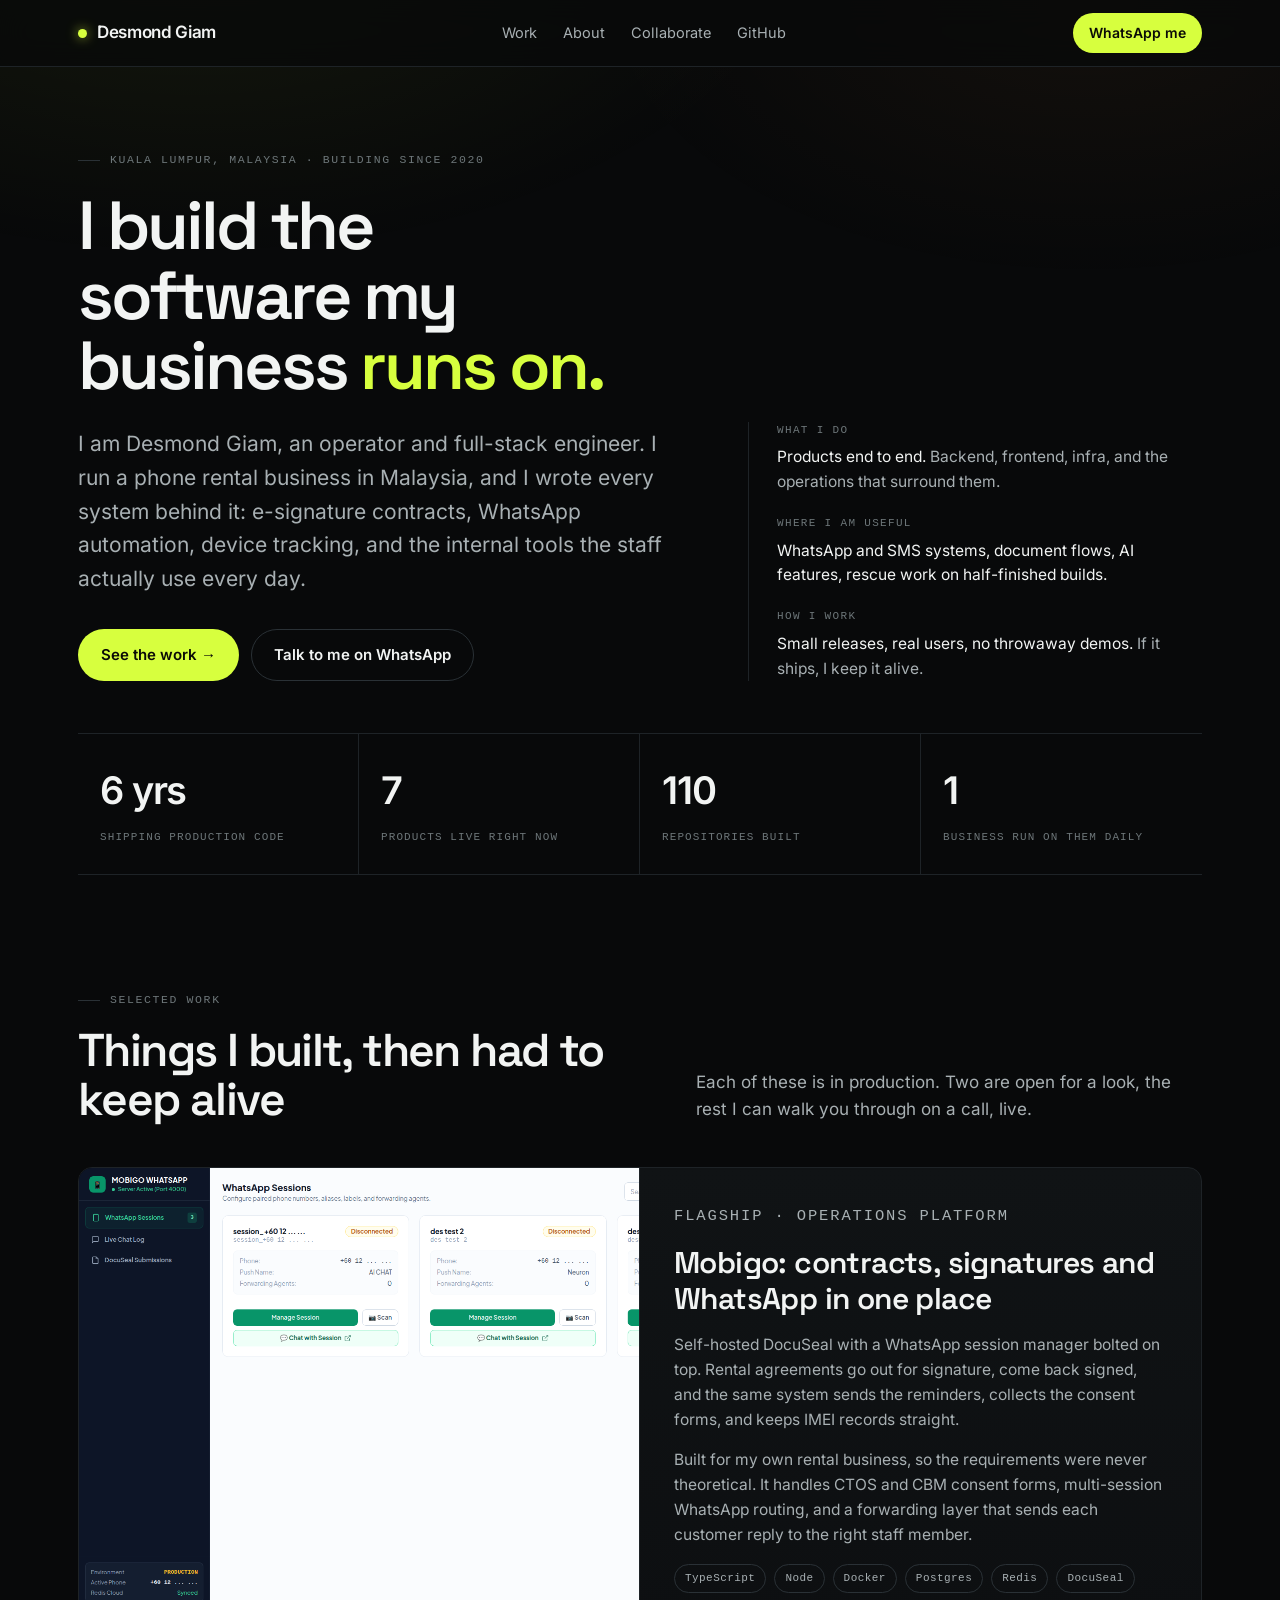
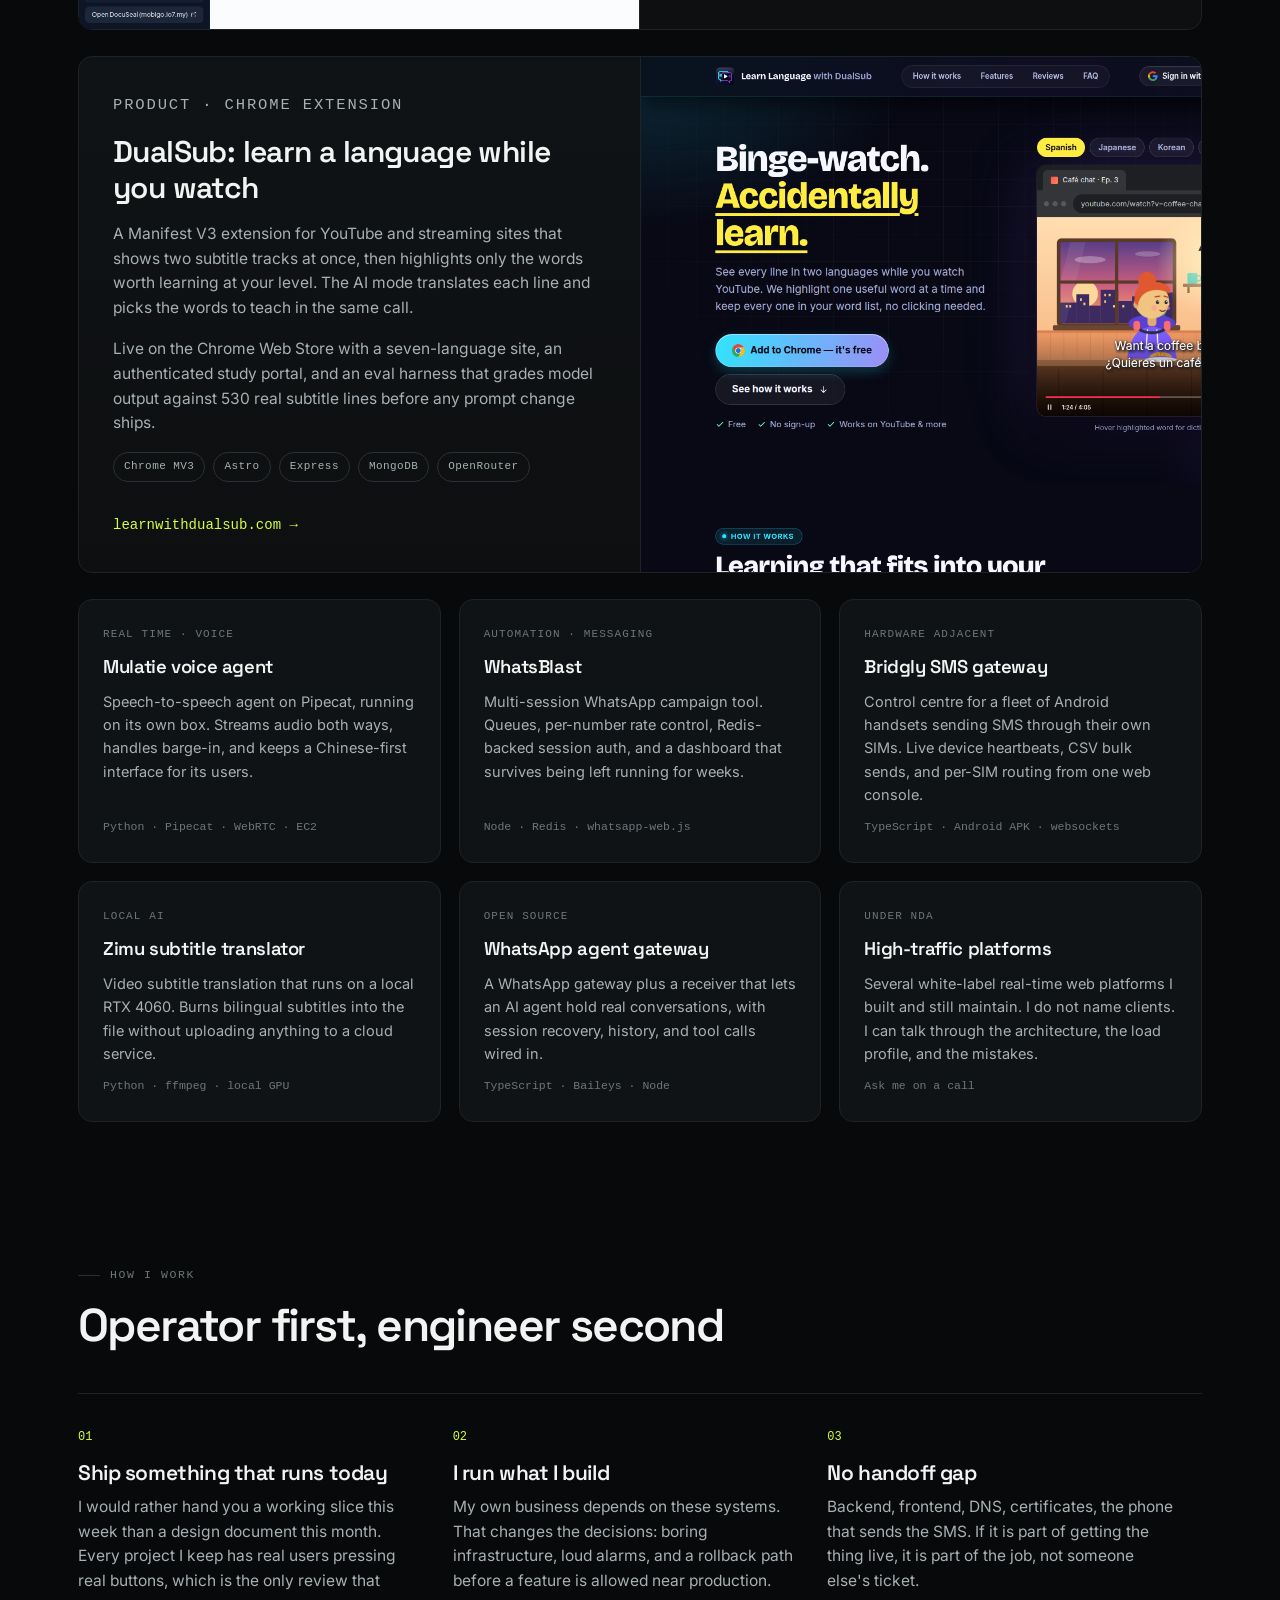
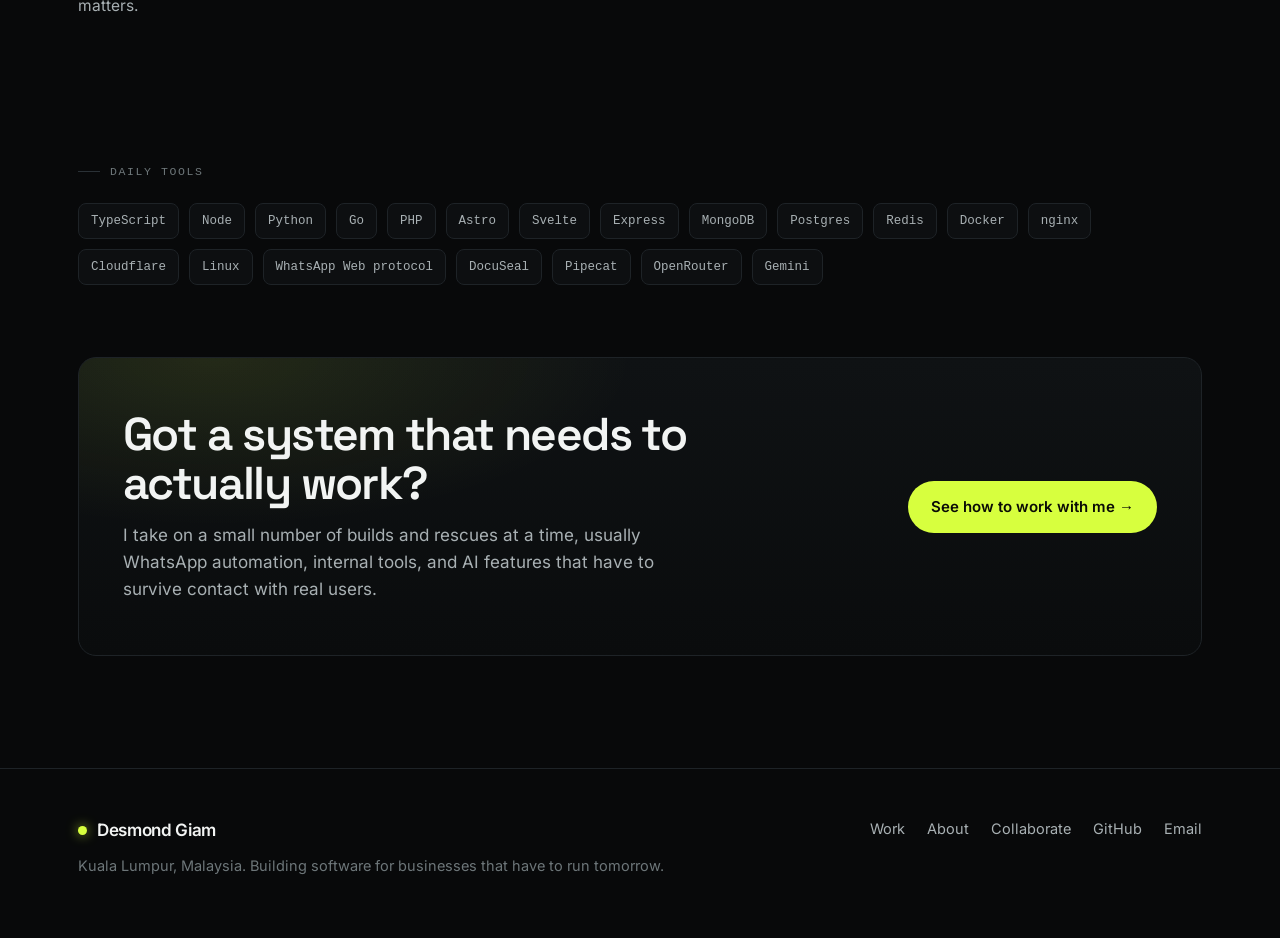
<file: index.html>
<!doctype html>
<html lang="en">
<head>
<meta charset="utf-8" />
<meta name="viewport" content="width=device-width, initial-scale=1" />
<title>Desmond Giam — I build the software my business runs on</title>
<meta name="description" content="Desmond Giam, operator and full-stack engineer in Malaysia. E-signature platforms, WhatsApp automation, voice agents, browser extensions. Built, shipped, and run in production." />
<link rel="canonical" href="https://desmond.neuron.my/" />
<meta property="og:title" content="Desmond Giam — operator and full-stack engineer" />
<meta property="og:description" content="I build the software my business runs on. E-signature, WhatsApp automation, voice agents, extensions." />
<meta property="og:type" content="website" />
<meta property="og:url" content="https://desmond.neuron.my/" />
<link rel="icon" href="data:image/svg+xml,<svg xmlns='http://www.w3.org/2000/svg' viewBox='0 0 32 32'><rect width='32' height='32' rx='7' fill='%23d7ff3e'/><text x='16' y='23' font-size='19' font-family='monospace' font-weight='bold' text-anchor='middle' fill='%23090a06'>D</text></svg>" />
<link rel="stylesheet" href="/assets/fonts.css" />
<link rel="stylesheet" href="/assets/site.css" />
<script>document.documentElement.classList.add('js')</script>
</head>
<body>

<header class="nav">
  <div class="wrap nav-in">
    <a class="brand" href="/"><span class="dot"></span> Desmond Giam</a>
    <nav class="nav-links">
      <a href="/work.html">Work</a>
      <a href="/about.html">About</a>
      <a href="/collab.html">Collaborate</a>
      <a href="https://github.com/abbyabby3366" target="_blank" rel="noopener">GitHub</a>
    </nav>
    <a class="nav-cta" href="https://wa.me/60122273341" target="_blank" rel="noopener">WhatsApp me</a>
  </div>
</header>

<main>
  <section class="hero">
    <div class="wrap">
      <div class="hero-grid">
        <div>
          <p class="eyebrow">Kuala Lumpur, Malaysia · building since 2020</p>
          <h1>I build the software my business <span class="acid">runs on.</span></h1>
          <p class="lede">I am Desmond Giam, an operator and full-stack engineer. I run a phone rental business in Malaysia, and I wrote every system behind it: e-signature contracts, WhatsApp automation, device tracking, and the internal tools the staff actually use every day.</p>
          <div class="cta-row">
            <a class="btn btn-primary" href="/work.html">See the work &rarr;</a>
            <a class="btn" href="https://wa.me/60122273341" target="_blank" rel="noopener">Talk to me on WhatsApp</a>
          </div>
        </div>
        <aside class="hero-side">
          <dl>
            <div>
              <dt>What I do</dt>
              <dd>Products end to end. <span>Backend, frontend, infra, and the operations that surround them.</span></dd>
            </div>
            <div>
              <dt>Where I am useful</dt>
              <dd>WhatsApp and SMS systems, document flows, AI features, rescue work on half-finished builds.</dd>
            </div>
            <div>
              <dt>How I work</dt>
              <dd>Small releases, real users, no throwaway demos. <span>If it ships, I keep it alive.</span></dd>
            </div>
          </dl>
        </aside>
      </div>

      <div class="stats">
        <div class="stats-in">
          <div class="stat"><b>6 yrs</b><span>shipping production code</span></div>
          <div class="stat"><b>7</b><span>products live right now</span></div>
          <div class="stat"><b>110</b><span>repositories built</span></div>
          <div class="stat"><b>1</b><span>business run on them daily</span></div>
        </div>
      </div>
    </div>
  </section>

  <section>
    <div class="wrap">
      <div class="sec-head">
        <div>
          <p class="eyebrow">Selected work</p>
          <h2 style="margin-top:16px">Things I built, then had to keep alive</h2>
        </div>
        <p class="muted">Each of these is in production. Two are open for a look, the rest I can walk you through on a call, live.</p>
      </div>

      <article class="case reveal">
        <div class="case-body">
          <p class="case-tag">Flagship · operations platform</p>
          <h3>Mobigo: contracts, signatures and WhatsApp in one place</h3>
          <p>Self-hosted DocuSeal with a WhatsApp session manager bolted on top. Rental agreements go out for signature, come back signed, and the same system sends the reminders, collects the consent forms, and keeps IMEI records straight.</p>
          <p>Built for my own rental business, so the requirements were never theoretical. It handles CTOS and CBM consent forms, multi-session WhatsApp routing, and a forwarding layer that sends each customer reply to the right staff member.</p>
          <div class="chips">
            <span class="chip">TypeScript</span><span class="chip">Node</span><span class="chip">Docker</span>
            <span class="chip">Postgres</span><span class="chip">Redis</span><span class="chip">DocuSeal</span>
          </div>
        </div>
        <div class="case-media">
          <div class="shot"><img src="/assets/shots/mobigo-wa.png" alt="Mobigo WhatsApp session manager, showing paired sessions and forwarding agents" loading="lazy" /></div>
        </div>
      </article>

      <article class="case reveal">
        <div class="case-body">
          <p class="case-tag">Product · Chrome extension</p>
          <h3>DualSub: learn a language while you watch</h3>
          <p>A Manifest V3 extension for YouTube and streaming sites that shows two subtitle tracks at once, then highlights only the words worth learning at your level. The AI mode translates each line and picks the words to teach in the same call.</p>
          <p>Live on the Chrome Web Store with a seven-language site, an authenticated study portal, and an eval harness that grades model output against 530 real subtitle lines before any prompt change ships.</p>
          <div class="chips">
            <span class="chip">Chrome MV3</span><span class="chip">Astro</span><span class="chip">Express</span>
            <span class="chip">MongoDB</span><span class="chip">OpenRouter</span>
          </div>
          <a class="work-link" href="https://learnwithdualsub.com" target="_blank" rel="noopener">learnwithdualsub.com &rarr;</a>
        </div>
        <div class="case-media">
          <div class="shot"><img src="/assets/shots/dualsub.png" alt="DualSub landing page with dual subtitle demo" loading="lazy" /></div>
        </div>
      </article>

      <div class="cards">
        <div class="card reveal">
          <p class="k">Real time · voice</p>
          <h3>Mulatie voice agent</h3>
          <p>Speech-to-speech agent on Pipecat, running on its own box. Streams audio both ways, handles barge-in, and keeps a Chinese-first interface for its users.</p>
          <p class="foot">Python · Pipecat · WebRTC · EC2</p>
        </div>
        <div class="card reveal">
          <p class="k">Automation · messaging</p>
          <h3>WhatsBlast</h3>
          <p>Multi-session WhatsApp campaign tool. Queues, per-number rate control, Redis-backed session auth, and a dashboard that survives being left running for weeks.</p>
          <p class="foot">Node · Redis · whatsapp-web.js</p>
        </div>
        <div class="card reveal">
          <p class="k">Hardware adjacent</p>
          <h3>Bridgly SMS gateway</h3>
          <p>Control centre for a fleet of Android handsets sending SMS through their own SIMs. Live device heartbeats, CSV bulk sends, and per-SIM routing from one web console.</p>
          <p class="foot">TypeScript · Android APK · websockets</p>
        </div>
        <div class="card reveal">
          <p class="k">Local AI</p>
          <h3>Zimu subtitle translator</h3>
          <p>Video subtitle translation that runs on a local RTX 4060. Burns bilingual subtitles into the file without uploading anything to a cloud service.</p>
          <p class="foot">Python · ffmpeg · local GPU</p>
        </div>
        <div class="card reveal">
          <p class="k">Open source</p>
          <h3>WhatsApp agent gateway</h3>
          <p>A WhatsApp gateway plus a receiver that lets an AI agent hold real conversations, with session recovery, history, and tool calls wired in.</p>
          <p class="foot">TypeScript · Baileys · Node</p>
        </div>
        <div class="card reveal">
          <p class="k">Under NDA</p>
          <h3>High-traffic platforms</h3>
          <p>Several white-label real-time web platforms I built and still maintain. I do not name clients. I can talk through the architecture, the load profile, and the mistakes.</p>
          <p class="foot">Ask me on a call</p>
        </div>
      </div>
    </div>
  </section>

  <section>
    <div class="wrap">
      <div class="sec-head">
        <div>
          <p class="eyebrow">How I work</p>
          <h2 style="margin-top:16px">Operator first, engineer second</h2>
        </div>
      </div>
      <div class="approach">
        <div class="reveal">
          <p class="n">01</p>
          <h3>Ship something that runs today</h3>
          <p>I would rather hand you a working slice this week than a design document this month. Every project I keep has real users pressing real buttons, which is the only review that matters.</p>
        </div>
        <div class="reveal">
          <p class="n">02</p>
          <h3>I run what I build</h3>
          <p>My own business depends on these systems. That changes the decisions: boring infrastructure, loud alarms, and a rollback path before a feature is allowed near production.</p>
        </div>
        <div class="reveal">
          <p class="n">03</p>
          <h3>No handoff gap</h3>
          <p>Backend, frontend, DNS, certificates, the phone that sends the SMS. If it is part of getting the thing live, it is part of the job, not someone else's ticket.</p>
        </div>
      </div>
    </div>
  </section>

  <section>
    <div class="wrap">
      <p class="eyebrow">Daily tools</p>
      <div class="stack" style="margin-top:22px">
        <span>TypeScript</span><span>Node</span><span>Python</span><span>Go</span><span>PHP</span>
        <span>Astro</span><span>Svelte</span><span>Express</span><span>MongoDB</span><span>Postgres</span>
        <span>Redis</span><span>Docker</span><span>nginx</span><span>Cloudflare</span><span>Linux</span>
        <span>WhatsApp Web protocol</span><span>DocuSeal</span><span>Pipecat</span><span>OpenRouter</span><span>Gemini</span>
      </div>
    </div>
  </section>

  <section style="padding-top:0">
    <div class="wrap">
      <div class="band reveal">
        <div>
          <h2>Got a system that needs to actually work?</h2>
          <p class="muted" style="margin-top:14px;max-width:52ch">I take on a small number of builds and rescues at a time, usually WhatsApp automation, internal tools, and AI features that have to survive contact with real users.</p>
        </div>
        <a class="btn btn-primary" href="/collab.html">See how to work with me &rarr;</a>
      </div>
    </div>
  </section>
</main>

<footer>
  <div class="wrap foot-in">
    <div>
      <a class="brand" href="/" style="margin-bottom:10px"><span class="dot"></span> Desmond Giam</a>
      <p class="small">Kuala Lumpur, Malaysia. Building software for businesses that have to run tomorrow.</p>
    </div>
    <div class="foot-links">
      <a href="/work.html">Work</a>
      <a href="/about.html">About</a>
      <a href="/collab.html">Collaborate</a>
      <a href="https://github.com/abbyabby3366" target="_blank" rel="noopener">GitHub</a>
      <a href="mailto:desmondgiam02@gmail.com">Email</a>
    </div>
  </div>
</footer>

</body>
</html>
</file>
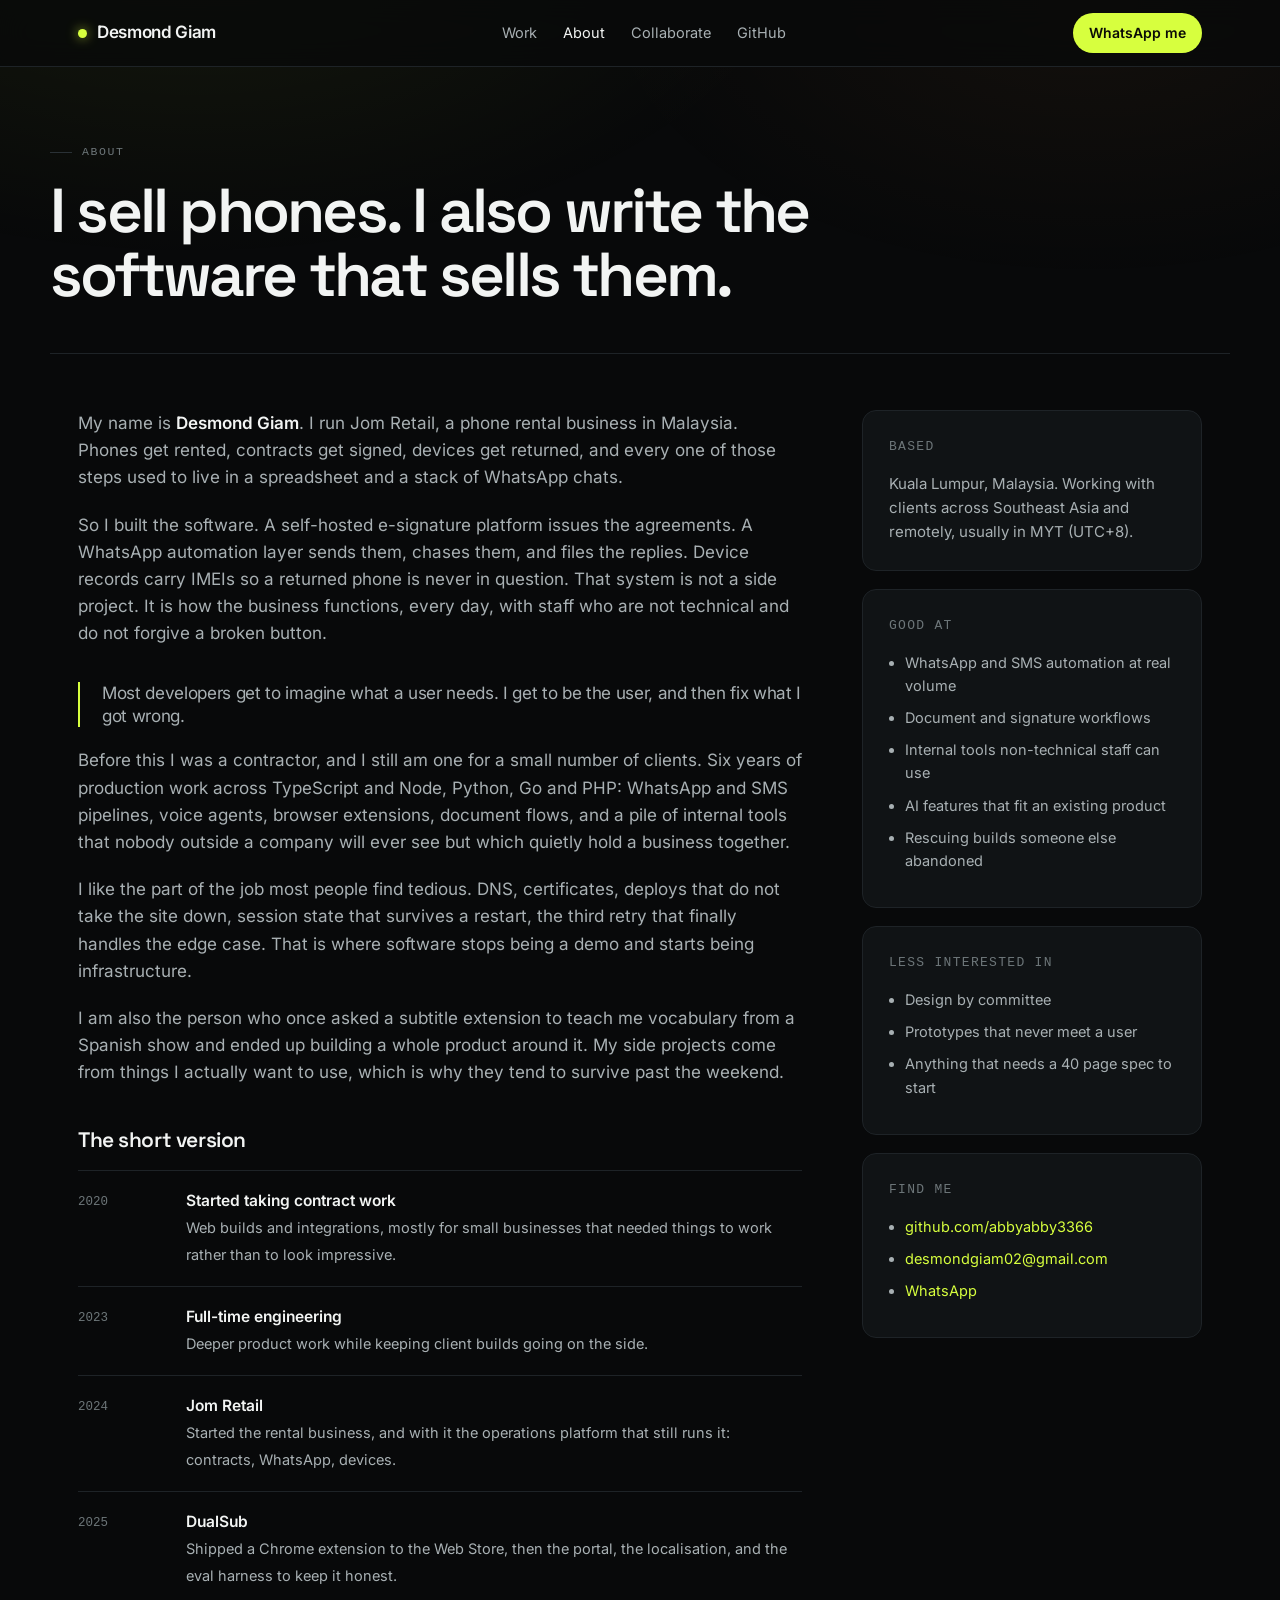
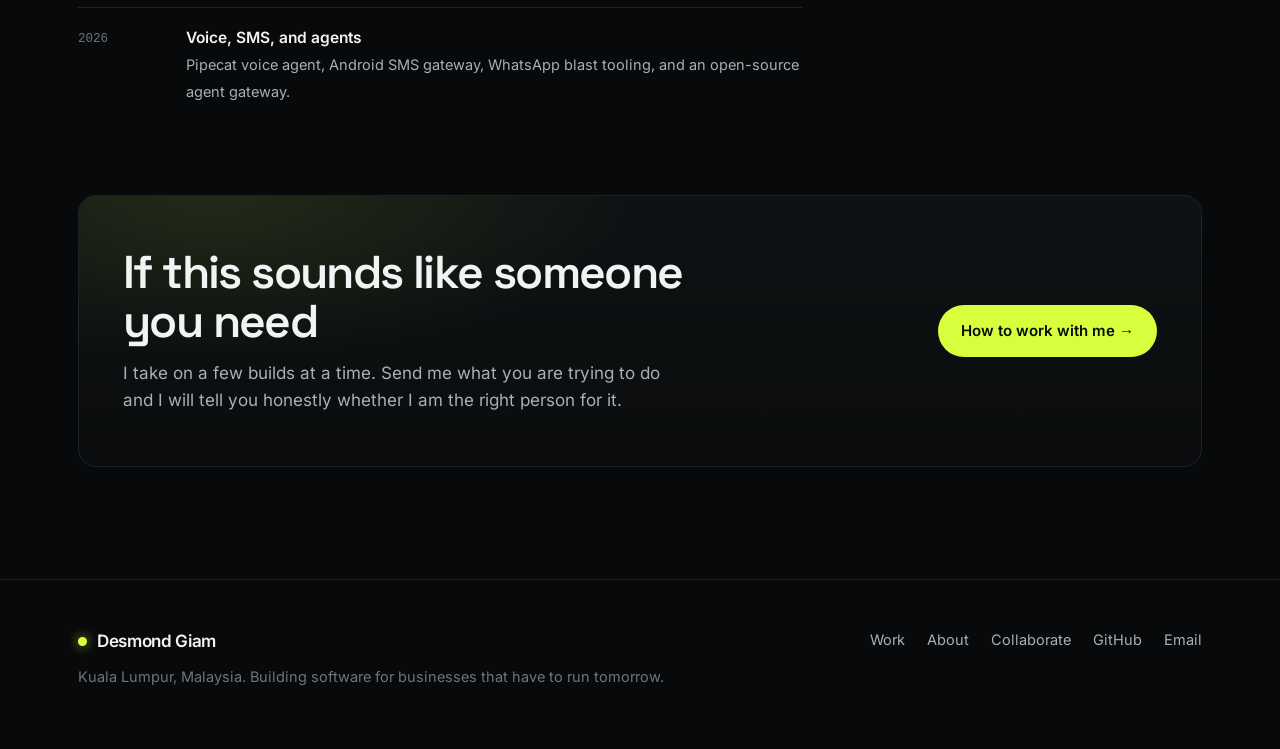
<file: about.html>
<!doctype html>
<html lang="en">
<head>
<meta charset="utf-8" />
<meta name="viewport" content="width=device-width, initial-scale=1" />
<title>About — Desmond Giam</title>
<meta name="description" content="Operator and engineer in Kuala Lumpur. Six years shipping production software, most of it for a business I run myself." />
<link rel="canonical" href="https://desmond.neuron.my/about.html" />
<link rel="icon" href="data:image/svg+xml,<svg xmlns='http://www.w3.org/2000/svg' viewBox='0 0 32 32'><rect width='32' height='32' rx='7' fill='%23d7ff3e'/><text x='16' y='23' font-size='19' font-family='monospace' font-weight='bold' text-anchor='middle' fill='%23090a06'>D</text></svg>" />
<link rel="stylesheet" href="/assets/fonts.css" />
<link rel="stylesheet" href="/assets/site.css" />
<script>document.documentElement.classList.add('js')</script>
</head>
<body>

<header class="nav">
  <div class="wrap nav-in">
    <a class="brand" href="/"><span class="dot"></span> Desmond Giam</a>
    <nav class="nav-links">
      <a href="/work.html">Work</a>
      <a href="/about.html" style="color:var(--ink)">About</a>
      <a href="/collab.html">Collaborate</a>
      <a href="https://github.com/abbyabby3366" target="_blank" rel="noopener">GitHub</a>
    </nav>
    <a class="nav-cta" href="https://wa.me/60122273341" target="_blank" rel="noopener">WhatsApp me</a>
  </div>
</header>

<main>
  <div class="wrap page-head">
    <p class="eyebrow">About</p>
    <h1>I sell phones. I also write the software that sells them.</h1>
  </div>

  <section style="padding-top:56px">
    <div class="wrap about-grid">
      <div class="prose">
        <p>My name is <strong>Desmond Giam</strong>. I run Jom Retail, a phone rental business in Malaysia. Phones get rented, contracts get signed, devices get returned, and every one of those steps used to live in a spreadsheet and a stack of WhatsApp chats.</p>

        <p>So I built the software. A self-hosted e-signature platform issues the agreements. A WhatsApp automation layer sends them, chases them, and files the replies. Device records carry IMEIs so a returned phone is never in question. That system is not a side project. It is how the business functions, every day, with staff who are not technical and do not forgive a broken button.</p>

        <p class="pull">Most developers get to imagine what a user needs. I get to be the user, and then fix what I got wrong.</p>

        <p>Before this I was a contractor, and I still am one for a small number of clients. Six years of production work across TypeScript and Node, Python, Go and PHP: WhatsApp and SMS pipelines, voice agents, browser extensions, document flows, and a pile of internal tools that nobody outside a company will ever see but which quietly hold a business together.</p>

        <p>I like the part of the job most people find tedious. DNS, certificates, deploys that do not take the site down, session state that survives a restart, the third retry that finally handles the edge case. That is where software stops being a demo and starts being infrastructure.</p>

        <p>I am also the person who once asked a subtitle extension to teach me vocabulary from a Spanish show and ended up building a whole product around it. My side projects come from things I actually want to use, which is why they tend to survive past the weekend.</p>

        <h3 style="margin:40px 0 18px">The short version</h3>
        <div class="timeline">
          <div class="tl-item"><span class="y">2020</span><div><b>Started taking contract work</b><span>Web builds and integrations, mostly for small businesses that needed things to work rather than to look impressive.</span></div></div>
          <div class="tl-item"><span class="y">2023</span><div><b>Full-time engineering</b><span>Deeper product work while keeping client builds going on the side.</span></div></div>
          <div class="tl-item"><span class="y">2024</span><div><b>Jom Retail</b><span>Started the rental business, and with it the operations platform that still runs it: contracts, WhatsApp, devices.</span></div></div>
          <div class="tl-item"><span class="y">2025</span><div><b>DualSub</b><span>Shipped a Chrome extension to the Web Store, then the portal, the localisation, and the eval harness to keep it honest.</span></div></div>
          <div class="tl-item"><span class="y">2026</span><div><b>Voice, SMS, and agents</b><span>Pipecat voice agent, Android SMS gateway, WhatsApp blast tooling, and an open-source agent gateway.</span></div></div>
        </div>
      </div>

      <aside>
        <div class="aside-box" style="margin-bottom:18px">
          <h4>Based</h4>
          <p class="muted" style="font-size:15px">Kuala Lumpur, Malaysia. Working with clients across Southeast Asia and remotely, usually in MYT (UTC+8).</p>
        </div>
        <div class="aside-box" style="margin-bottom:18px">
          <h4>Good at</h4>
          <ul>
            <li>WhatsApp and SMS automation at real volume</li>
            <li>Document and signature workflows</li>
            <li>Internal tools non-technical staff can use</li>
            <li>AI features that fit an existing product</li>
            <li>Rescuing builds someone else abandoned</li>
          </ul>
        </div>
        <div class="aside-box" style="margin-bottom:18px">
          <h4>Less interested in</h4>
          <ul>
            <li>Design by committee</li>
            <li>Prototypes that never meet a user</li>
            <li>Anything that needs a 40 page spec to start</li>
          </ul>
        </div>
        <div class="aside-box">
          <h4>Find me</h4>
          <ul>
            <li><a href="https://github.com/abbyabby3366" target="_blank" rel="noopener" class="acid">github.com/abbyabby3366</a></li>
            <li><a href="mailto:desmondgiam02@gmail.com" class="acid">desmondgiam02@gmail.com</a></li>
            <li><a href="https://wa.me/60122273341" target="_blank" rel="noopener" class="acid">WhatsApp</a></li>
          </ul>
        </div>
      </aside>
    </div>
  </section>

  <section style="padding-top:0">
    <div class="wrap">
      <div class="band reveal">
        <div>
          <h2>If this sounds like someone you need</h2>
          <p class="muted" style="margin-top:14px;max-width:50ch">I take on a few builds at a time. Send me what you are trying to do and I will tell you honestly whether I am the right person for it.</p>
        </div>
        <a class="btn btn-primary" href="/collab.html">How to work with me &rarr;</a>
      </div>
    </div>
  </section>
</main>

<footer>
  <div class="wrap foot-in">
    <div>
      <a class="brand" href="/" style="margin-bottom:10px"><span class="dot"></span> Desmond Giam</a>
      <p class="small">Kuala Lumpur, Malaysia. Building software for businesses that have to run tomorrow.</p>
    </div>
    <div class="foot-links">
      <a href="/work.html">Work</a>
      <a href="/about.html">About</a>
      <a href="/collab.html">Collaborate</a>
      <a href="https://github.com/abbyabby3366" target="_blank" rel="noopener">GitHub</a>
      <a href="mailto:desmondgiam02@gmail.com">Email</a>
    </div>
  </div>
</footer>

</body>
</html>
</file>
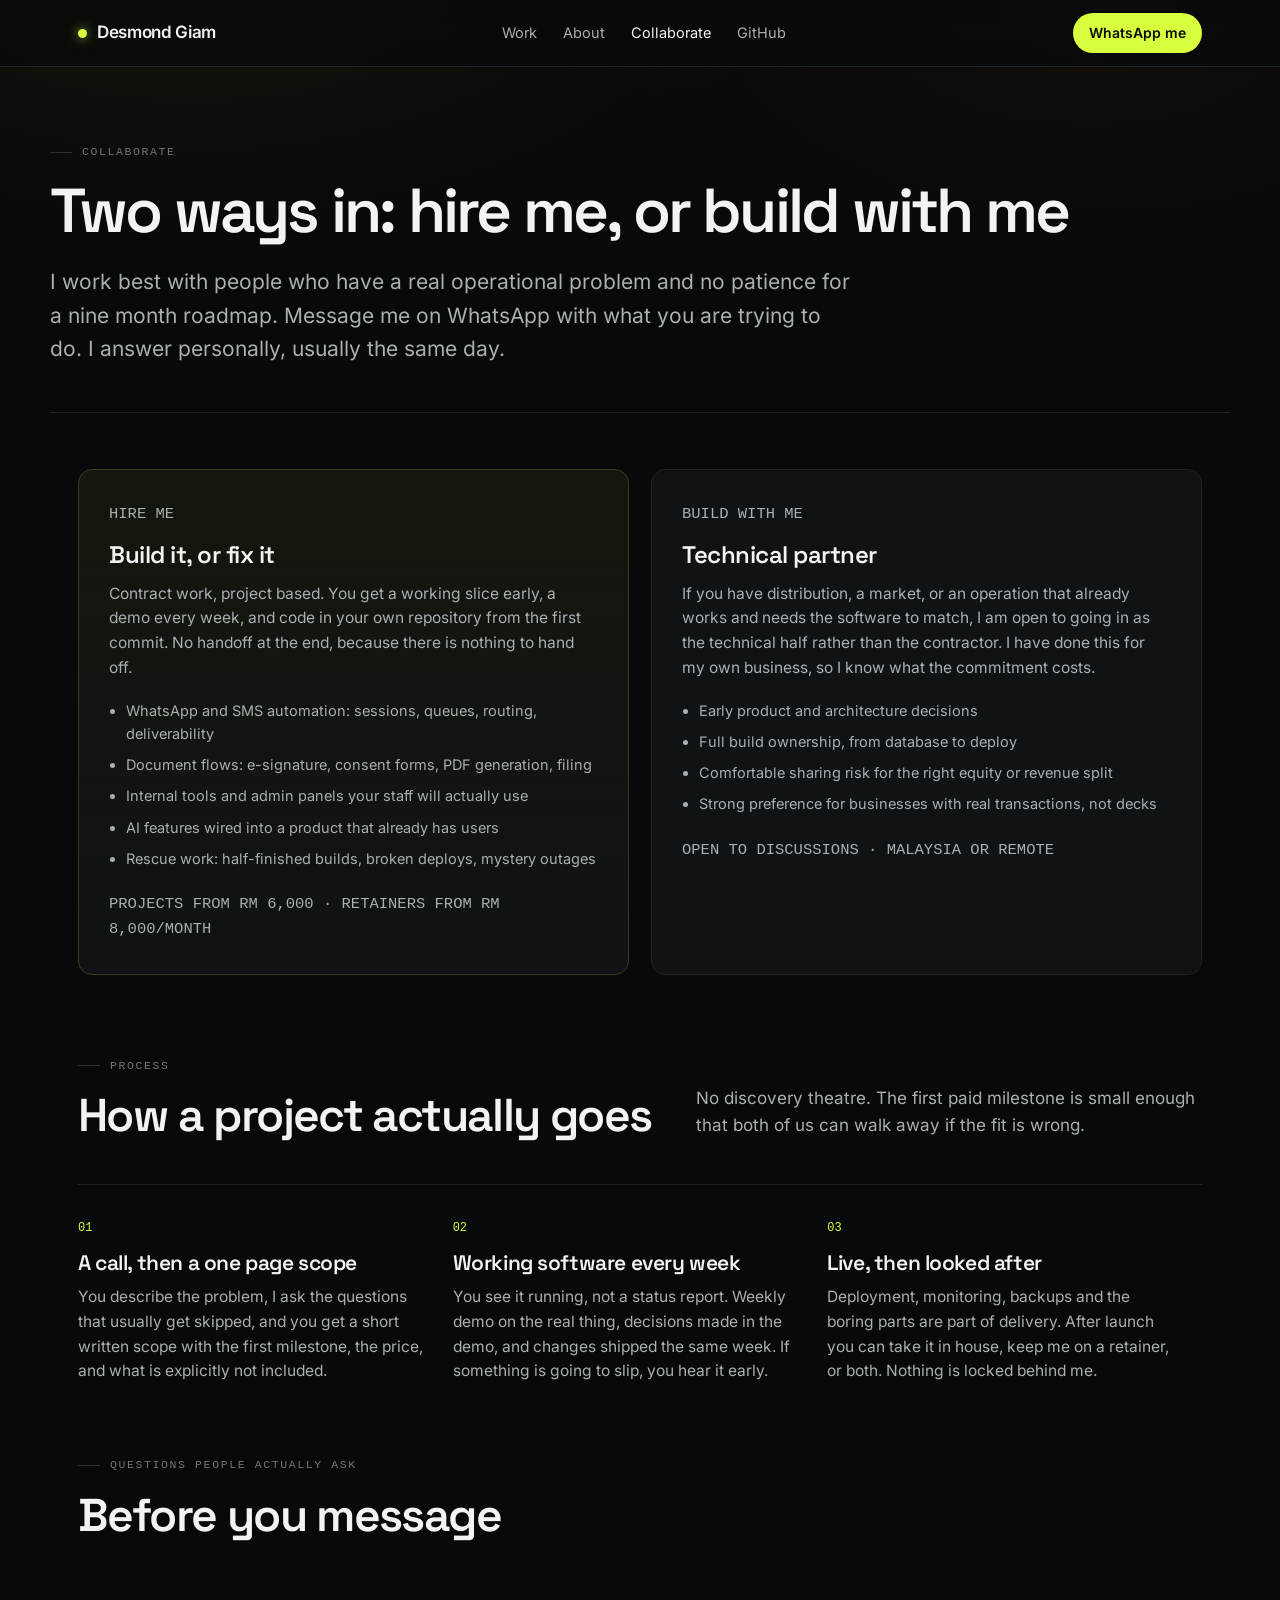
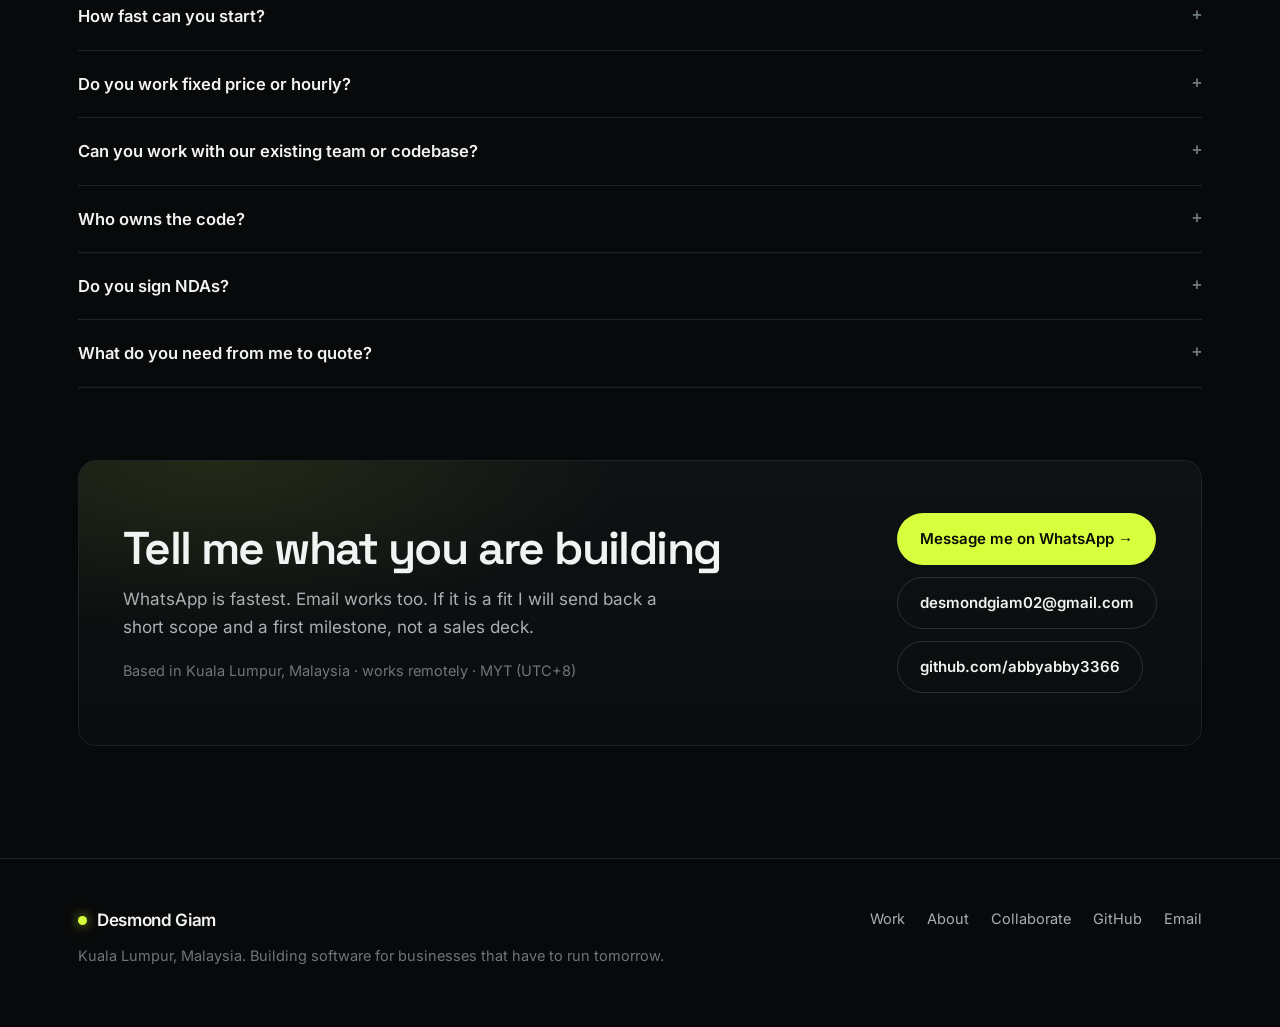
<file: collab.html>
<!doctype html>
<html lang="en">
<head>
<meta charset="utf-8" />
<meta name="viewport" content="width=device-width, initial-scale=1" />
<title>Collaborate — Desmond Giam</title>
<meta name="description" content="Hire me for a build, a rescue, or a retainer. Or bring me in as a technical partner. Clear scope, weekly demos, code from day one." />
<link rel="canonical" href="https://desmond.neuron.my/collab.html" />
<link rel="icon" href="data:image/svg+xml,<svg xmlns='http://www.w3.org/2000/svg' viewBox='0 0 32 32'><rect width='32' height='32' rx='7' fill='%23d7ff3e'/><text x='16' y='23' font-size='19' font-family='monospace' font-weight='bold' text-anchor='middle' fill='%23090a06'>D</text></svg>" />
<link rel="stylesheet" href="/assets/fonts.css" />
<link rel="stylesheet" href="/assets/site.css" />
<script>document.documentElement.classList.add('js')</script>
</head>
<body>

<header class="nav">
  <div class="wrap nav-in">
    <a class="brand" href="/"><span class="dot"></span> Desmond Giam</a>
    <nav class="nav-links">
      <a href="/work.html">Work</a>
      <a href="/about.html">About</a>
      <a href="/collab.html" style="color:var(--ink)">Collaborate</a>
      <a href="https://github.com/abbyabby3366" target="_blank" rel="noopener">GitHub</a>
    </nav>
    <a class="nav-cta" href="https://wa.me/60122273341" target="_blank" rel="noopener">WhatsApp me</a>
  </div>
</header>

<main>
  <div class="wrap page-head">
    <p class="eyebrow">Collaborate</p>
    <h1>Two ways in: hire me, or build with me</h1>
    <p class="lede">I work best with people who have a real operational problem and no patience for a nine month roadmap. Message me on WhatsApp with what you are trying to do. I answer personally, usually the same day.</p>
  </div>

  <section style="padding-top:56px">
    <div class="wrap">
      <div class="two-col">
        <div class="offer feature">
          <p class="price">HIRE ME</p>
          <h3>Build it, or fix it</h3>
          <p>Contract work, project based. You get a working slice early, a demo every week, and code in your own repository from the first commit. No handoff at the end, because there is nothing to hand off.</p>
          <ul>
            <li>WhatsApp and SMS automation: sessions, queues, routing, deliverability</li>
            <li>Document flows: e-signature, consent forms, PDF generation, filing</li>
            <li>Internal tools and admin panels your staff will actually use</li>
            <li>AI features wired into a product that already has users</li>
            <li>Rescue work: half-finished builds, broken deploys, mystery outages</li>
          </ul>
          <p class="price" style="margin-top:22px">PROJECTS FROM RM 6,000 · RETAINERS FROM RM 8,000/MONTH</p>
        </div>

        <div class="offer">
          <p class="price">BUILD WITH ME</p>
          <h3>Technical partner</h3>
          <p>If you have distribution, a market, or an operation that already works and needs the software to match, I am open to going in as the technical half rather than the contractor. I have done this for my own business, so I know what the commitment costs.</p>
          <ul>
            <li>Early product and architecture decisions</li>
            <li>Full build ownership, from database to deploy</li>
            <li>Comfortable sharing risk for the right equity or revenue split</li>
            <li>Strong preference for businesses with real transactions, not decks</li>
          </ul>
          <p class="price" style="margin-top:22px">OPEN TO DISCUSSIONS · MALAYSIA OR REMOTE</p>
        </div>
      </div>
    </div>
  </section>

  <section style="padding-top:10px">
    <div class="wrap">
      <div class="sec-head">
        <div>
          <p class="eyebrow">Process</p>
          <h2 style="margin-top:16px">How a project actually goes</h2>
        </div>
        <p class="muted">No discovery theatre. The first paid milestone is small enough that both of us can walk away if the fit is wrong.</p>
      </div>
      <div class="approach">
        <div class="reveal">
          <p class="n">01</p>
          <h3>A call, then a one page scope</h3>
          <p>You describe the problem, I ask the questions that usually get skipped, and you get a short written scope with the first milestone, the price, and what is explicitly not included.</p>
        </div>
        <div class="reveal">
          <p class="n">02</p>
          <h3>Working software every week</h3>
          <p>You see it running, not a status report. Weekly demo on the real thing, decisions made in the demo, and changes shipped the same week. If something is going to slip, you hear it early.</p>
        </div>
        <div class="reveal">
          <p class="n">03</p>
          <h3>Live, then looked after</h3>
          <p>Deployment, monitoring, backups and the boring parts are part of delivery. After launch you can take it in house, keep me on a retainer, or both. Nothing is locked behind me.</p>
        </div>
      </div>
    </div>
  </section>

  <section style="padding-top:0">
    <div class="wrap">
      <div class="sec-head">
        <div>
          <p class="eyebrow">Questions people actually ask</p>
          <h2 style="margin-top:16px">Before you message</h2>
        </div>
      </div>
      <div class="faq">
        <details>
          <summary>How fast can you start?</summary>
          <p>Usually within one to two weeks, depending on what is already running. Small rescues can sometimes start the same week.</p>
        </details>
        <details>
          <summary>Do you work fixed price or hourly?</summary>
          <p>Fixed price per milestone, so the risk of my estimate being wrong stays with me. Retainers are monthly. I do not bill hourly, because it rewards the wrong behaviour.</p>
        </details>
        <details>
          <summary>Can you work with our existing team or codebase?</summary>
          <p>Yes, and a lot of my work is exactly that. I read the code first and tell you what I would keep, what I would leave alone, and what has to change before anything new goes in.</p>
        </details>
        <details>
          <summary>Who owns the code?</summary>
          <p>You do. It goes into your repository from the first commit, with your licence. I keep no hidden dependency on my own infrastructure unless you want me to host it.</p>
        </details>
        <details>
          <summary>Do you sign NDAs?</summary>
          <p>Yes. Several of the platforms in my work section are under NDA, which is why they are described rather than named.</p>
        </details>
        <details>
          <summary>What do you need from me to quote?</summary>
          <p>What the system has to do, who uses it, and what already exists. A rough call recording or a screenshare is more useful than a specification document.</p>
        </details>
      </div>
    </div>
  </section>

  <section style="padding-top:0">
    <div class="wrap">
      <div class="band reveal">
        <div>
          <h2>Tell me what you are building</h2>
          <p class="muted" style="margin-top:14px;max-width:52ch">WhatsApp is fastest. Email works too. If it is a fit I will send back a short scope and a first milestone, not a sales deck.</p>
          <p class="small" style="margin-top:18px">Based in Kuala Lumpur, Malaysia · works remotely · MYT (UTC+8)</p>
        </div>
        <div style="display:flex;flex-direction:column;gap:12px;align-items:flex-start">
          <a class="btn btn-primary" href="https://wa.me/60122273341" target="_blank" rel="noopener">Message me on WhatsApp &rarr;</a>
          <a class="btn" href="mailto:desmondgiam02@gmail.com">desmondgiam02@gmail.com</a>
          <a class="btn" href="https://github.com/abbyabby3366" target="_blank" rel="noopener">github.com/abbyabby3366</a>
        </div>
      </div>
    </div>
  </section>
</main>

<footer>
  <div class="wrap foot-in">
    <div>
      <a class="brand" href="/" style="margin-bottom:10px"><span class="dot"></span> Desmond Giam</a>
      <p class="small">Kuala Lumpur, Malaysia. Building software for businesses that have to run tomorrow.</p>
    </div>
    <div class="foot-links">
      <a href="/work.html">Work</a>
      <a href="/about.html">About</a>
      <a href="/collab.html">Collaborate</a>
      <a href="https://github.com/abbyabby3366" target="_blank" rel="noopener">GitHub</a>
      <a href="mailto:desmondgiam02@gmail.com">Email</a>
    </div>
  </div>
</footer>

</body>
</html>
</file>
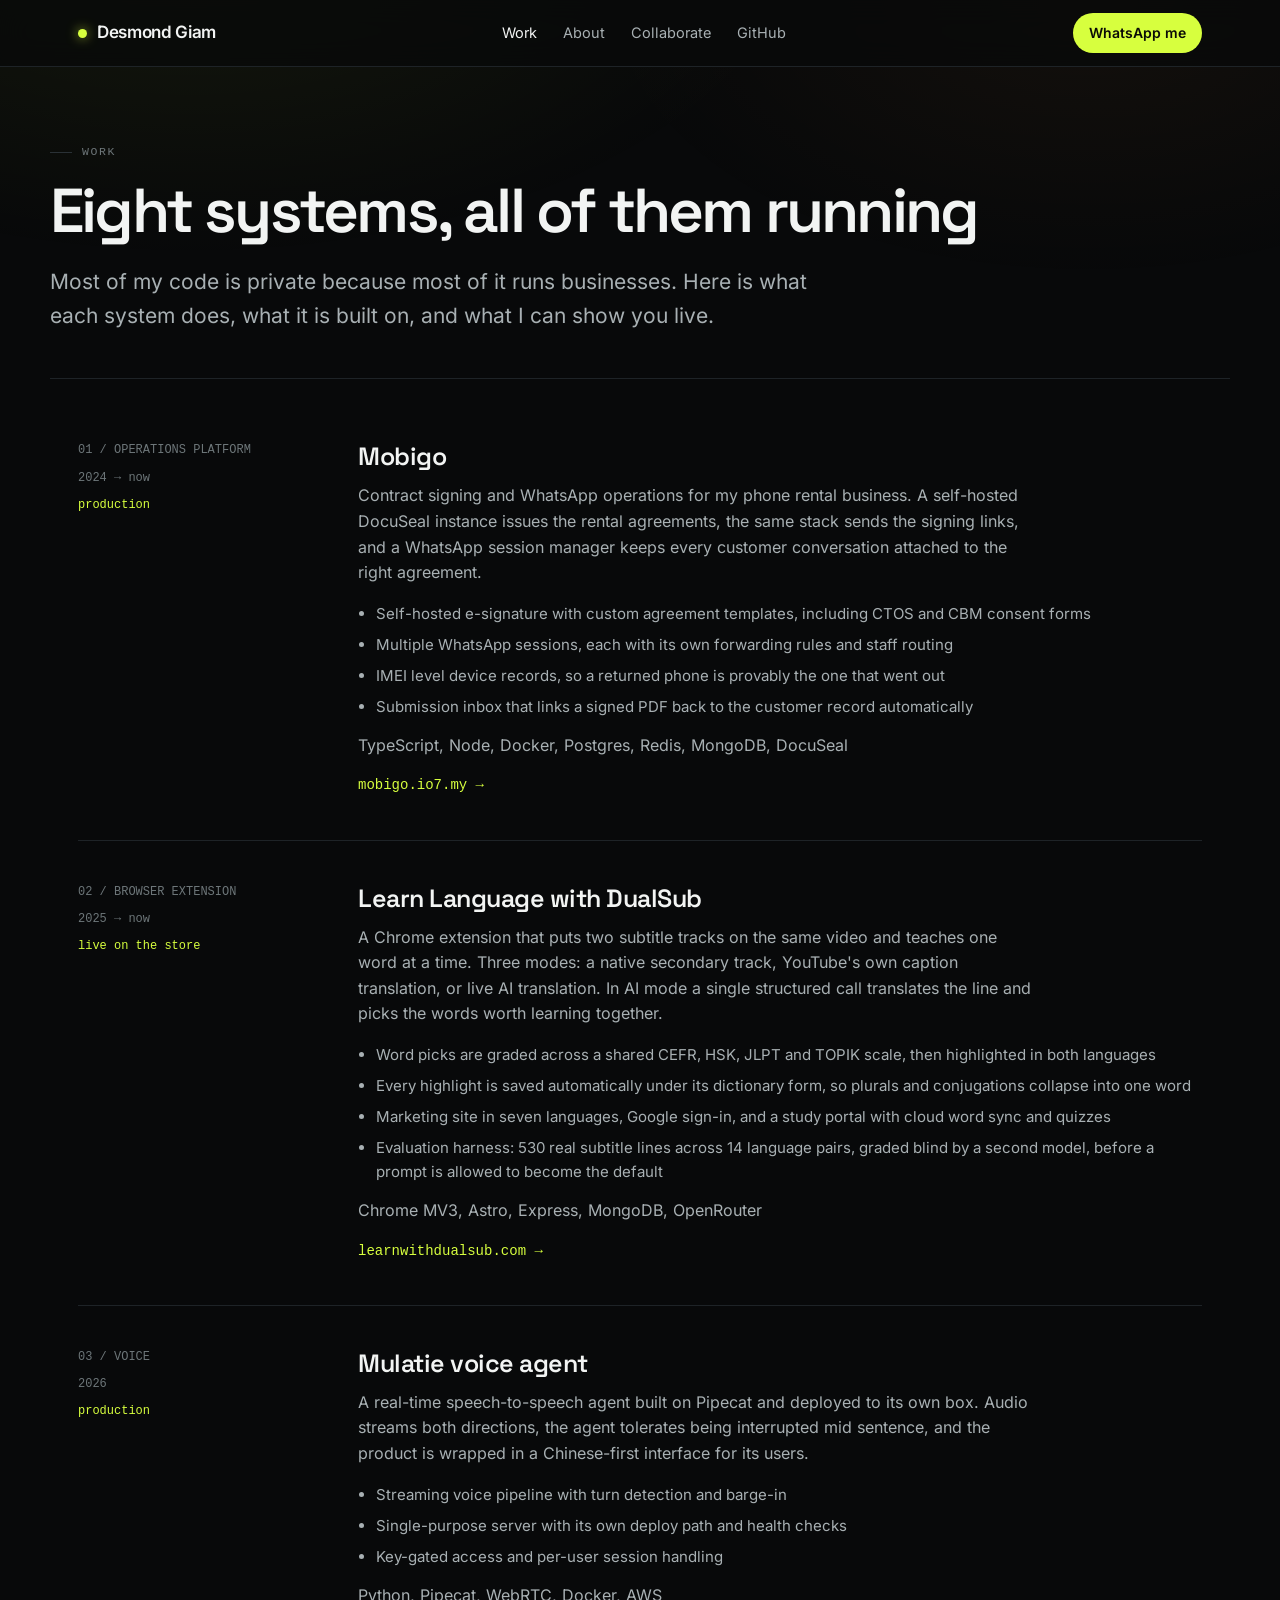
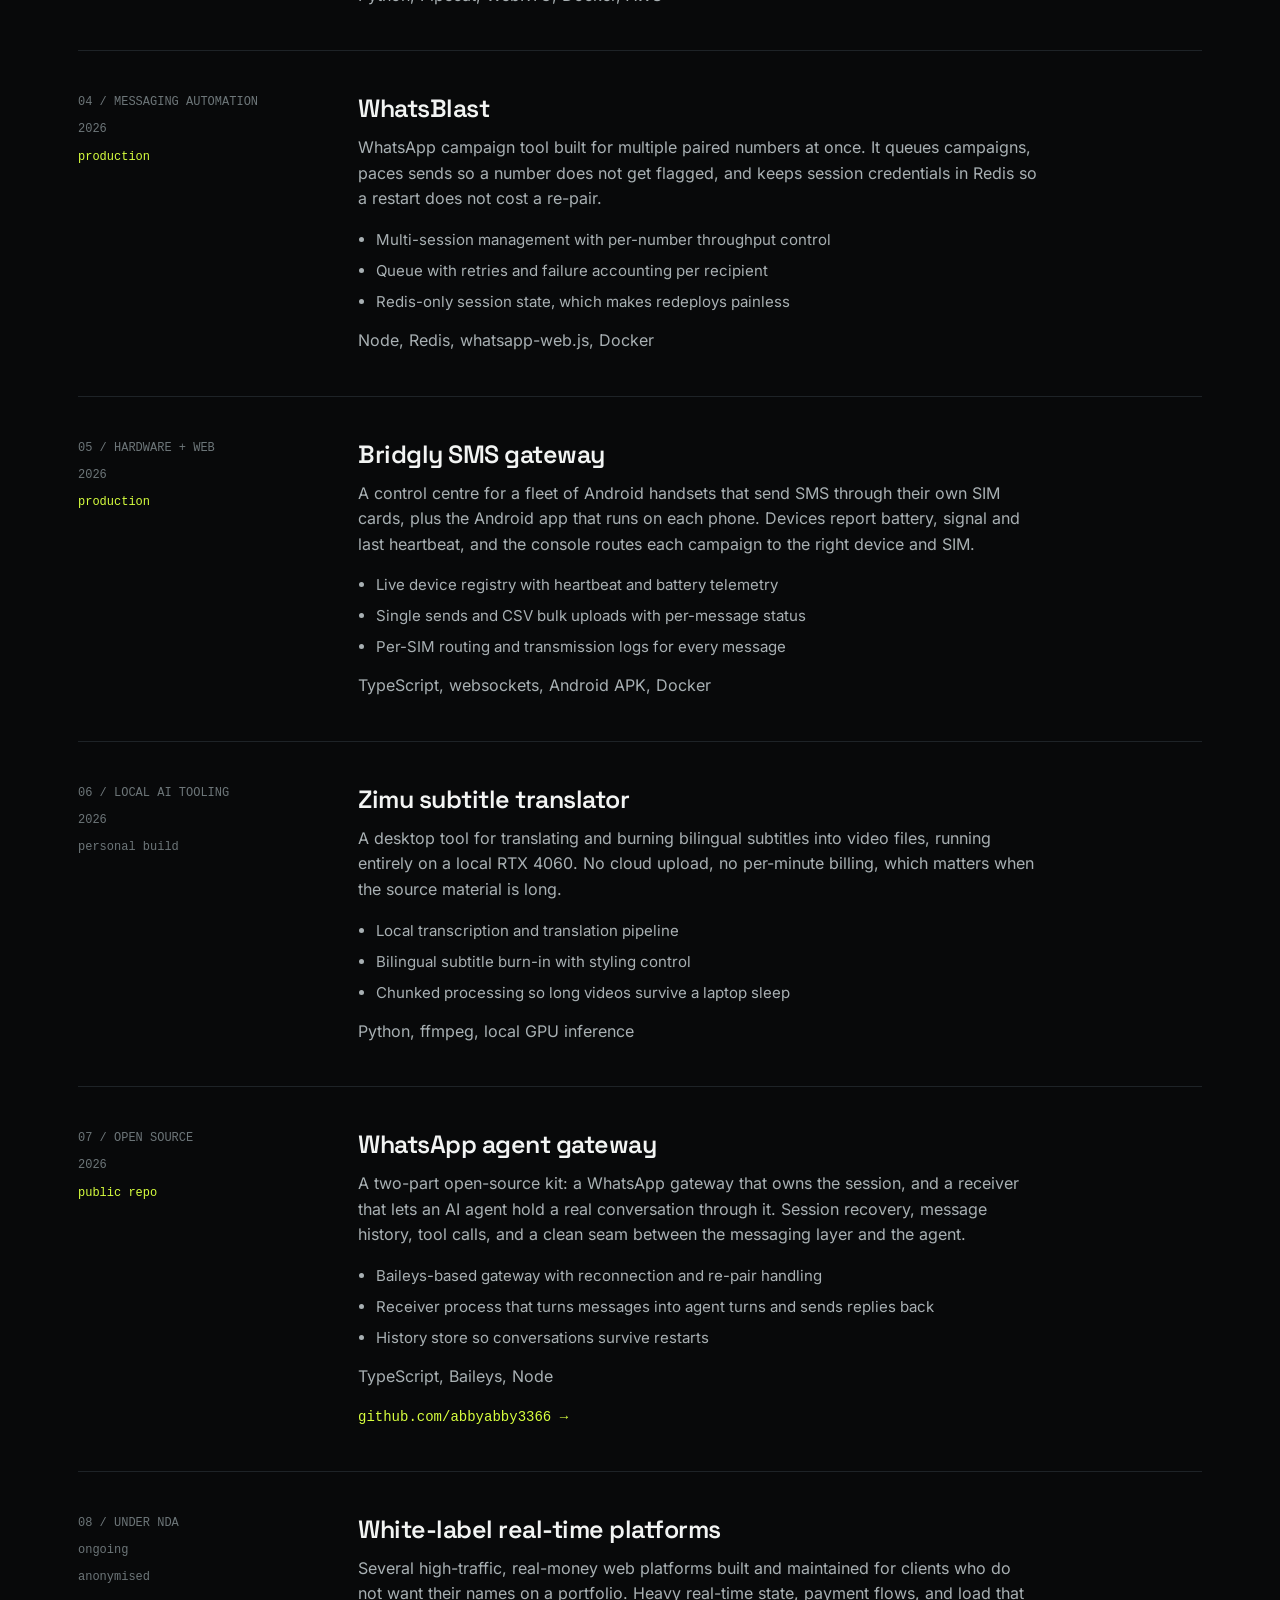
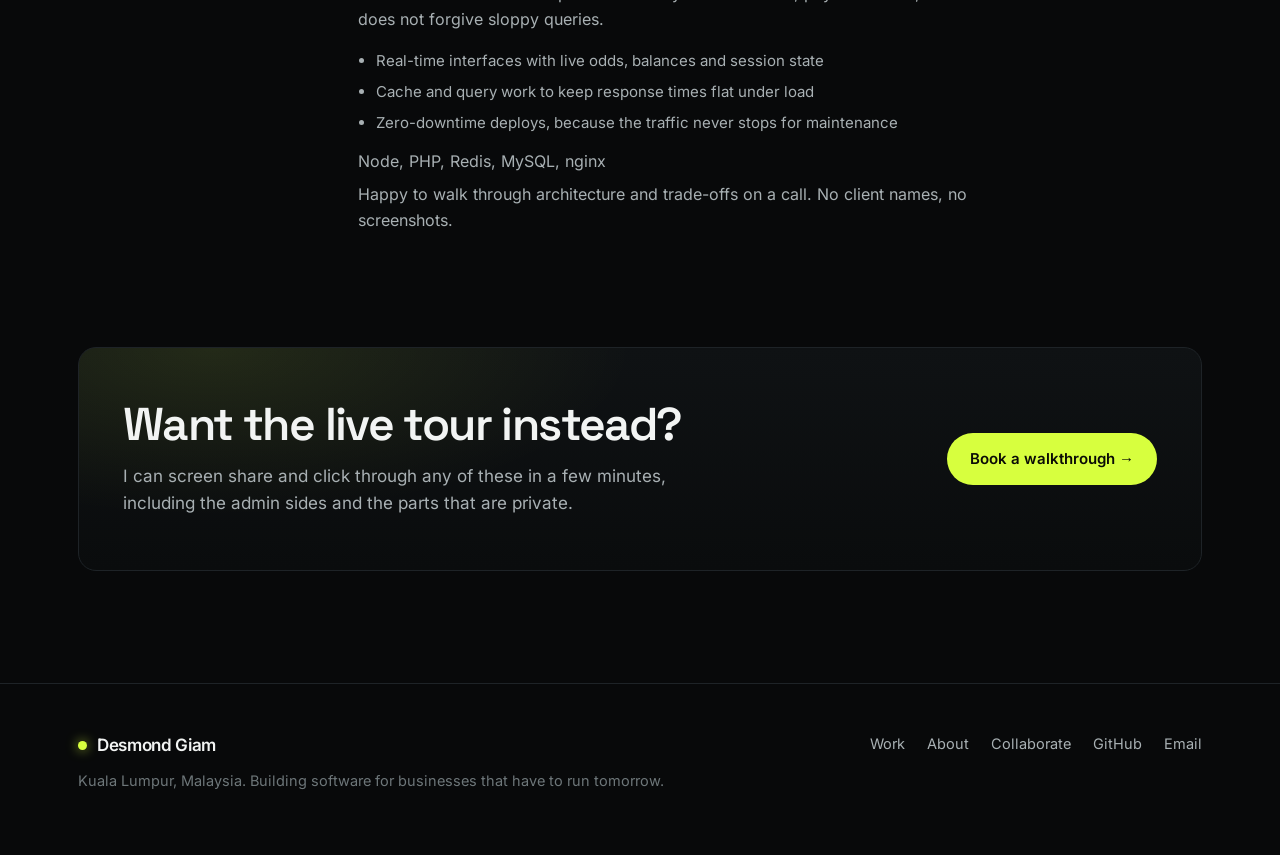
<file: work.html>
<!doctype html>
<html lang="en">
<head>
<meta charset="utf-8" />
<meta name="viewport" content="width=device-width, initial-scale=1" />
<title>Work — Desmond Giam</title>
<meta name="description" content="Production systems: e-signature and WhatsApp operations, Chrome extensions, voice agents, SMS gateways, and automation tools." />
<link rel="canonical" href="https://desmond.neuron.my/work.html" />
<link rel="icon" href="data:image/svg+xml,<svg xmlns='http://www.w3.org/2000/svg' viewBox='0 0 32 32'><rect width='32' height='32' rx='7' fill='%23d7ff3e'/><text x='16' y='23' font-size='19' font-family='monospace' font-weight='bold' text-anchor='middle' fill='%23090a06'>D</text></svg>" />
<link rel="stylesheet" href="/assets/fonts.css" />
<link rel="stylesheet" href="/assets/site.css" />
<script>document.documentElement.classList.add('js')</script>
</head>
<body>

<header class="nav">
  <div class="wrap nav-in">
    <a class="brand" href="/"><span class="dot"></span> Desmond Giam</a>
    <nav class="nav-links">
      <a href="/work.html" style="color:var(--ink)">Work</a>
      <a href="/about.html">About</a>
      <a href="/collab.html">Collaborate</a>
      <a href="https://github.com/abbyabby3366" target="_blank" rel="noopener">GitHub</a>
    </nav>
    <a class="nav-cta" href="https://wa.me/60122273341" target="_blank" rel="noopener">WhatsApp me</a>
  </div>
</header>

<main>
  <div class="wrap page-head">
    <p class="eyebrow">Work</p>
    <h1>Eight systems, all of them running</h1>
    <p class="lede">Most of my code is private because most of it runs businesses. Here is what each system does, what it is built on, and what I can show you live.</p>
  </div>

  <section style="padding-top:20px">
    <div class="wrap">

      <div class="work-item reveal">
        <div class="meta">
          <span>01 / OPERATIONS PLATFORM</span>
          <span>2024 &rarr; now</span>
          <span class="acid">production</span>
        </div>
        <div>
          <h3>Mobigo</h3>
          <p>Contract signing and WhatsApp operations for my phone rental business. A self-hosted DocuSeal instance issues the rental agreements, the same stack sends the signing links, and a WhatsApp session manager keeps every customer conversation attached to the right agreement.</p>
          <ul>
            <li>Self-hosted e-signature with custom agreement templates, including CTOS and CBM consent forms</li>
            <li>Multiple WhatsApp sessions, each with its own forwarding rules and staff routing</li>
            <li>IMEI level device records, so a returned phone is provably the one that went out</li>
            <li>Submission inbox that links a signed PDF back to the customer record automatically</li>
          </ul>
          <p class="small" style="margin-top:14px">TypeScript, Node, Docker, Postgres, Redis, MongoDB, DocuSeal</p>
          <a class="work-link" href="https://mobigo.io7.my" target="_blank" rel="noopener">mobigo.io7.my &rarr;</a>
        </div>
      </div>

      <div class="work-item reveal">
        <div class="meta">
          <span>02 / BROWSER EXTENSION</span>
          <span>2025 &rarr; now</span>
          <span class="acid">live on the store</span>
        </div>
        <div>
          <h3>Learn Language with DualSub</h3>
          <p>A Chrome extension that puts two subtitle tracks on the same video and teaches one word at a time. Three modes: a native secondary track, YouTube's own caption translation, or live AI translation. In AI mode a single structured call translates the line and picks the words worth learning together.</p>
          <ul>
            <li>Word picks are graded across a shared CEFR, HSK, JLPT and TOPIK scale, then highlighted in both languages</li>
            <li>Every highlight is saved automatically under its dictionary form, so plurals and conjugations collapse into one word</li>
            <li>Marketing site in seven languages, Google sign-in, and a study portal with cloud word sync and quizzes</li>
            <li>Evaluation harness: 530 real subtitle lines across 14 language pairs, graded blind by a second model, before a prompt is allowed to become the default</li>
          </ul>
          <p class="small" style="margin-top:14px">Chrome MV3, Astro, Express, MongoDB, OpenRouter</p>
          <a class="work-link" href="https://learnwithdualsub.com" target="_blank" rel="noopener">learnwithdualsub.com &rarr;</a>
        </div>
      </div>

      <div class="work-item reveal">
        <div class="meta">
          <span>03 / VOICE</span>
          <span>2026</span>
          <span class="acid">production</span>
        </div>
        <div>
          <h3>Mulatie voice agent</h3>
          <p>A real-time speech-to-speech agent built on Pipecat and deployed to its own box. Audio streams both directions, the agent tolerates being interrupted mid sentence, and the product is wrapped in a Chinese-first interface for its users.</p>
          <ul>
            <li>Streaming voice pipeline with turn detection and barge-in</li>
            <li>Single-purpose server with its own deploy path and health checks</li>
            <li>Key-gated access and per-user session handling</li>
          </ul>
          <p class="small" style="margin-top:14px">Python, Pipecat, WebRTC, Docker, AWS</p>
        </div>
      </div>

      <div class="work-item reveal">
        <div class="meta">
          <span>04 / MESSAGING AUTOMATION</span>
          <span>2026</span>
          <span class="acid">production</span>
        </div>
        <div>
          <h3>WhatsBlast</h3>
          <p>WhatsApp campaign tool built for multiple paired numbers at once. It queues campaigns, paces sends so a number does not get flagged, and keeps session credentials in Redis so a restart does not cost a re-pair.</p>
          <ul>
            <li>Multi-session management with per-number throughput control</li>
            <li>Queue with retries and failure accounting per recipient</li>
            <li>Redis-only session state, which makes redeploys painless</li>
          </ul>
          <p class="small" style="margin-top:14px">Node, Redis, whatsapp-web.js, Docker</p>
        </div>
      </div>

      <div class="work-item reveal">
        <div class="meta">
          <span>05 / HARDWARE + WEB</span>
          <span>2026</span>
          <span class="acid">production</span>
        </div>
        <div>
          <h3>Bridgly SMS gateway</h3>
          <p>A control centre for a fleet of Android handsets that send SMS through their own SIM cards, plus the Android app that runs on each phone. Devices report battery, signal and last heartbeat, and the console routes each campaign to the right device and SIM.</p>
          <ul>
            <li>Live device registry with heartbeat and battery telemetry</li>
            <li>Single sends and CSV bulk uploads with per-message status</li>
            <li>Per-SIM routing and transmission logs for every message</li>
          </ul>
          <p class="small" style="margin-top:14px">TypeScript, websockets, Android APK, Docker</p>
        </div>
      </div>

      <div class="work-item reveal">
        <div class="meta">
          <span>06 / LOCAL AI TOOLING</span>
          <span>2026</span>
          <span>personal build</span>
        </div>
        <div>
          <h3>Zimu subtitle translator</h3>
          <p>A desktop tool for translating and burning bilingual subtitles into video files, running entirely on a local RTX 4060. No cloud upload, no per-minute billing, which matters when the source material is long.</p>
          <ul>
            <li>Local transcription and translation pipeline</li>
            <li>Bilingual subtitle burn-in with styling control</li>
            <li>Chunked processing so long videos survive a laptop sleep</li>
          </ul>
          <p class="small" style="margin-top:14px">Python, ffmpeg, local GPU inference</p>
        </div>
      </div>

      <div class="work-item reveal">
        <div class="meta">
          <span>07 / OPEN SOURCE</span>
          <span>2026</span>
          <span class="acid">public repo</span>
        </div>
        <div>
          <h3>WhatsApp agent gateway</h3>
          <p>A two-part open-source kit: a WhatsApp gateway that owns the session, and a receiver that lets an AI agent hold a real conversation through it. Session recovery, message history, tool calls, and a clean seam between the messaging layer and the agent.</p>
          <ul>
            <li>Baileys-based gateway with reconnection and re-pair handling</li>
            <li>Receiver process that turns messages into agent turns and sends replies back</li>
            <li>History store so conversations survive restarts</li>
          </ul>
          <p class="small" style="margin-top:14px">TypeScript, Baileys, Node</p>
          <a class="work-link" href="https://github.com/abbyabby3366/whatsapp-agent-hermes" target="_blank" rel="noopener">github.com/abbyabby3366 &rarr;</a>
        </div>
      </div>

      <div class="work-item reveal">
        <div class="meta">
          <span>08 / UNDER NDA</span>
          <span>ongoing</span>
          <span>anonymised</span>
        </div>
        <div>
          <h3>White-label real-time platforms</h3>
          <p>Several high-traffic, real-money web platforms built and maintained for clients who do not want their names on a portfolio. Heavy real-time state, payment flows, and load that does not forgive sloppy queries.</p>
          <ul>
            <li>Real-time interfaces with live odds, balances and session state</li>
            <li>Cache and query work to keep response times flat under load</li>
            <li>Zero-downtime deploys, because the traffic never stops for maintenance</li>
          </ul>
          <p class="small" style="margin-top:14px">Node, PHP, Redis, MySQL, nginx</p>
          <p class="small" style="margin-top:8px">Happy to walk through architecture and trade-offs on a call. No client names, no screenshots.</p>
        </div>
      </div>

    </div>
  </section>

  <section style="padding-top:0">
    <div class="wrap">
      <div class="band reveal">
        <div>
          <h2>Want the live tour instead?</h2>
          <p class="muted" style="margin-top:14px;max-width:50ch">I can screen share and click through any of these in a few minutes, including the admin sides and the parts that are private.</p>
        </div>
        <a class="btn btn-primary" href="https://wa.me/60122273341" target="_blank" rel="noopener">Book a walkthrough &rarr;</a>
      </div>
    </div>
  </section>
</main>

<footer>
  <div class="wrap foot-in">
    <div>
      <a class="brand" href="/" style="margin-bottom:10px"><span class="dot"></span> Desmond Giam</a>
      <p class="small">Kuala Lumpur, Malaysia. Building software for businesses that have to run tomorrow.</p>
    </div>
    <div class="foot-links">
      <a href="/work.html">Work</a>
      <a href="/about.html">About</a>
      <a href="/collab.html">Collaborate</a>
      <a href="https://github.com/abbyabby3366" target="_blank" rel="noopener">GitHub</a>
      <a href="mailto:desmondgiam02@gmail.com">Email</a>
    </div>
  </div>
</footer>

</body>
</html>
</file>
<file: assets/fonts.css>
@font-face {
  font-family: 'Inter';
  font-style: normal;
  font-weight: 400;
  font-display: swap;
  src: url('/assets/fonts/Inter-400.woff2') format('woff2');
  unicode-range: U+0000-00FF, U+0131, U+0152-0153, U+02BB-02BC, U+02C6, U+02DA, U+02DC, U+0304, U+0308, U+0329, U+2000-206F, U+20AC, U+2122, U+2191, U+2193, U+2212, U+2215, U+FEFF, U+FFFD;
}
@font-face {
  font-family: 'Inter';
  font-style: normal;
  font-weight: 500;
  font-display: swap;
  src: url('/assets/fonts/Inter-500.woff2') format('woff2');
  unicode-range: U+0000-00FF, U+0131, U+0152-0153, U+02BB-02BC, U+02C6, U+02DA, U+02DC, U+0304, U+0308, U+0329, U+2000-206F, U+20AC, U+2122, U+2191, U+2193, U+2212, U+2215, U+FEFF, U+FFFD;
}
@font-face {
  font-family: 'Inter';
  font-style: normal;
  font-weight: 600;
  font-display: swap;
  src: url('/assets/fonts/Inter-600.woff2') format('woff2');
  unicode-range: U+0000-00FF, U+0131, U+0152-0153, U+02BB-02BC, U+02C6, U+02DA, U+02DC, U+0304, U+0308, U+0329, U+2000-206F, U+20AC, U+2122, U+2191, U+2193, U+2212, U+2215, U+FEFF, U+FFFD;
}
@font-face {
  font-family: 'Space Grotesk';
  font-style: normal;
  font-weight: 500;
  font-display: swap;
  src: url('/assets/fonts/SpaceGrotesk-500.woff2') format('woff2');
  unicode-range: U+0000-00FF, U+0131, U+0152-0153, U+02BB-02BC, U+02C6, U+02DA, U+02DC, U+0304, U+0308, U+0329, U+2000-206F, U+20AC, U+2122, U+2191, U+2193, U+2212, U+2215, U+FEFF, U+FFFD;
}
@font-face {
  font-family: 'Space Grotesk';
  font-style: normal;
  font-weight: 600;
  font-display: swap;
  src: url('/assets/fonts/SpaceGrotesk-600.woff2') format('woff2');
  unicode-range: U+0000-00FF, U+0131, U+0152-0153, U+02BB-02BC, U+02C6, U+02DA, U+02DC, U+0304, U+0308, U+0329, U+2000-206F, U+20AC, U+2122, U+2191, U+2193, U+2212, U+2215, U+FEFF, U+FFFD;
}
@font-face {
  font-family: 'Space Grotesk';
  font-style: normal;
  font-weight: 700;
  font-display: swap;
  src: url('/assets/fonts/SpaceGrotesk-700.woff2') format('woff2');
  unicode-range: U+0000-00FF, U+0131, U+0152-0153, U+02BB-02BC, U+02C6, U+02DA, U+02DC, U+0304, U+0308, U+0329, U+2000-206F, U+20AC, U+2122, U+2191, U+2193, U+2212, U+2215, U+FEFF, U+FFFD;
}
</file>
<file: assets/site.css>
/* Desmond Giam — portfolio. Hand-written CSS, no framework. */
:root {
  --bg: #08090a;
  --bg-2: #0d0f11;
  --panel: #101315;
  --line: #1e2327;
  --line-2: #2a3136;
  --ink: #f2f4f3;
  --ink-2: #a8b0b3;
  --ink-3: #6d7679;
  --acid: #d7ff3e;
  --amber: #ff9f43;
  --radius: 14px;
  --mono: ui-monospace, SFMono-Regular, "SF Mono", Menlo, Consolas, monospace;
  --sans: "Inter", -apple-system, BlinkMacSystemFont, "Segoe UI", Roboto, Helvetica, Arial, sans-serif;
  --display: "Space Grotesk", "Inter", -apple-system, BlinkMacSystemFont, "Segoe UI", Helvetica, Arial, sans-serif;
  --max: 1180px;
}

* { box-sizing: border-box; }
html { scroll-behavior: smooth; }
body {
  margin: 0;
  background: var(--bg);
  color: var(--ink);
  font-family: var(--sans);
  font-size: 17px;
  line-height: 1.6;
  -webkit-font-smoothing: antialiased;
  overflow-x: hidden;
}
body::before {
  content: "";
  position: fixed;
  inset: 0;
  pointer-events: none;
  z-index: 0;
  background:
    radial-gradient(900px 500px at 15% -10%, rgba(215, 255, 62, 0.07), transparent 70%),
    radial-gradient(700px 400px at 85% 0%, rgba(255, 159, 67, 0.05), transparent 70%);
}
a { color: inherit; text-decoration: none; }
img { max-width: 100%; display: block; }
.wrap { width: 100%; max-width: var(--max); margin: 0 auto; padding: 0 28px; position: relative; z-index: 1; }

/* nav */
.nav {
  position: sticky;
  top: 0;
  z-index: 50;
  backdrop-filter: blur(14px);
  background: rgba(8, 9, 10, 0.78);
  border-bottom: 1px solid var(--line);
}
.nav-in { display: flex; align-items: center; justify-content: space-between; height: 66px; gap: 20px; }
.brand { display: flex; align-items: center; gap: 10px; font-weight: 650; letter-spacing: -0.02em; }
.brand .dot { width: 9px; height: 9px; border-radius: 50%; background: var(--acid); box-shadow: 0 0 12px rgba(215,255,62,0.7); }
.nav-links { display: flex; align-items: center; gap: 26px; font-size: 14.5px; color: var(--ink-2); }
.nav-links a:hover { color: var(--ink); }
.nav-cta {
  font-size: 14px; padding: 9px 16px; border-radius: 999px;
  background: var(--acid); color: #0a0b06; font-weight: 650; white-space: nowrap;
}
.nav-cta:hover { filter: brightness(1.08); }

/* type */
.eyebrow {
  font-family: var(--mono); font-size: 11.5px; letter-spacing: 0.14em;
  text-transform: uppercase; color: var(--ink-3);
  display: flex; align-items: center; gap: 10px;
}
.eyebrow::before { content: ""; width: 22px; height: 1px; background: var(--line-2); }
h1, h2, h3 { font-family: var(--display); letter-spacing: -0.035em; line-height: 1.06; margin: 0; font-weight: 600; }
h1 { font-size: clamp(38px, 6vw, 68px); line-height: 1.03; letter-spacing: -0.045em; max-width: 26ch; text-wrap: balance; }
h2 { font-size: clamp(28px, 3.8vw, 46px); }
h3 { font-size: 21px; letter-spacing: -0.02em; line-height: 1.2; }
p { margin: 0; }
.lede { font-size: clamp(17px, 1.9vw, 21px); color: var(--ink-2); max-width: 62ch; }
.muted { color: var(--ink-2); }
.small { font-size: 14.5px; color: var(--ink-3); }
.mono { font-family: var(--mono); }
.acid { color: var(--acid); }
.amber { color: var(--amber); }

/* hero */
.hero { padding: 84px 0 44px; }
.hero-grid { display: grid; grid-template-columns: 1.15fr 0.85fr; gap: 56px; align-items: end; }
.hero h1 { margin: 22px 0 0; }
.hero h1 .thin { color: var(--ink-3); }
.hero .lede { margin-top: 26px; }
.cta-row { display: flex; flex-wrap: wrap; gap: 12px; margin-top: 34px; }
.btn {
  display: inline-flex; align-items: center; gap: 9px;
  padding: 13px 22px; border-radius: 999px; font-weight: 620; font-size: 15px;
  border: 1px solid var(--line-2); color: var(--ink); transition: transform .18s ease, background .18s ease, border-color .18s ease;
}
.btn:hover { transform: translateY(-1px); border-color: #3a444a; }
.btn-primary { background: var(--acid); color: #0a0b06; border-color: transparent; }
.btn-primary:hover { filter: brightness(1.07); }

.hero-side { border-left: 1px solid var(--line); padding-left: 28px; }
.hero-side dl { margin: 0; display: grid; gap: 20px; }
.hero-side dt { font-family: var(--mono); font-size: 11px; letter-spacing: .12em; text-transform: uppercase; color: var(--ink-3); }
.hero-side dd { margin: 6px 0 0; font-size: 15.5px; color: var(--ink); }
.hero-side dd span { color: var(--ink-2); }

/* stat strip */
.stats { border-top: 1px solid var(--line); border-bottom: 1px solid var(--line); margin-top: 52px; }
.stats-in { display: grid; grid-template-columns: repeat(4, 1fr); }
.stat { padding: 26px 22px; border-right: 1px solid var(--line); }
.stat:last-child { border-right: 0; }
.stat b { display: block; font-size: clamp(26px, 3.4vw, 38px); letter-spacing: -0.03em; font-weight: 680; }
.stat span { font-family: var(--mono); font-size: 11px; letter-spacing: .1em; text-transform: uppercase; color: var(--ink-3); }

/* sections */
section { padding: 72px 0; position: relative; z-index: 1; }
.sec-head { display: flex; align-items: flex-end; justify-content: space-between; gap: 30px; margin-bottom: 44px; }
.sec-head p { max-width: 46ch; }

/* work cards */
.case {
  display: grid; grid-template-columns: 1fr 1fr; gap: 0;
  border: 1px solid var(--line); border-radius: var(--radius); overflow: hidden;
  background: linear-gradient(180deg, var(--panel), var(--bg-2));
  margin-bottom: 26px;
}
.case:nth-child(even) .case-media { order: -1; }
.case-body { padding: 36px 34px; display: flex; flex-direction: column; gap: 16px; }
.case-tag { font-family: var(--mono); font-size: 11px; letter-spacing: .12em; text-transform: uppercase; color: var(--acid); }
.case h3 { font-size: clamp(22px, 2.6vw, 30px); }
.case p { color: var(--ink-2); font-size: 15.5px; }
.case-media {
  background: #050606; border-left: 1px solid var(--line); min-height: 300px;
  display: flex; align-items: stretch; justify-content: center; overflow: hidden;
}
.case:nth-child(even) .case-media { border-left: 0; border-right: 1px solid var(--line); }
.case-media .shot {
  width: 100%; aspect-ratio: 4 / 3; overflow: hidden; position: relative;
  background: repeating-linear-gradient(45deg, #0a0c0d, #0a0c0d 10px, #0c0f10 10px, #0c0f10 20px);
}
.case-media .shot img {
  width: 100%; height: 100%; object-fit: cover; object-position: left top;
  filter: saturate(0.95) contrast(1.02);
}
.chips { display: flex; flex-wrap: wrap; gap: 8px; margin-top: auto; }
.chip {
  font-family: var(--mono); font-size: 11px; letter-spacing: .04em;
  padding: 5px 10px; border: 1px solid var(--line-2); border-radius: 999px; color: var(--ink-2);
}

/* grid of smaller cards */
.cards { display: grid; grid-template-columns: repeat(3, 1fr); gap: 18px; }
.card {
  border: 1px solid var(--line); border-radius: var(--radius); padding: 26px 24px;
  background: var(--panel); display: flex; flex-direction: column; gap: 12px; min-height: 210px;
  transition: border-color .2s ease, transform .2s ease;
}
.card:hover { border-color: var(--line-2); transform: translateY(-2px); }
.card .k { font-family: var(--mono); font-size: 11px; letter-spacing: .1em; text-transform: uppercase; color: var(--ink-3); }
.card h3 { font-size: 18.5px; }
.card p { font-size: 14.5px; color: var(--ink-2); }
.card .foot { margin-top: auto; font-family: var(--mono); font-size: 11.5px; color: var(--ink-3); }

/* approach */
.approach { display: grid; grid-template-columns: repeat(3, 1fr); gap: 0; border-top: 1px solid var(--line); }
.approach > div { padding: 34px 28px 0 0; }
.approach .n { font-family: var(--mono); font-size: 12px; color: var(--acid); }
.approach h3 { margin: 12px 0 10px; }
.approach p { color: var(--ink-2); font-size: 15.5px; }

/* stack strip */
.stack { display: flex; flex-wrap: wrap; gap: 10px; }
.stack span {
  font-family: var(--mono); font-size: 12.5px; color: var(--ink-2);
  border: 1px solid var(--line); padding: 7px 12px; border-radius: 8px; background: var(--bg-2);
}

/* CTA band */
.band {
  border: 1px solid var(--line); border-radius: 18px; padding: 52px 44px;
  background:
    radial-gradient(600px 240px at 12% 0%, rgba(215,255,62,.10), transparent 70%),
    linear-gradient(180deg, #0f1214, #0a0c0d);
  display: flex; align-items: center; justify-content: space-between; gap: 32px; flex-wrap: wrap;
}
.band h2 { max-width: 20ch; }

/* page header */
.page-head { padding: 76px 0 46px; border-bottom: 1px solid var(--line); }
.page-head h1 { font-size: clamp(36px, 5.4vw, 62px); margin-top: 18px; }
.page-head .lede { margin-top: 22px; }

/* work list */
.work-item { display: grid; grid-template-columns: 240px 1fr; gap: 40px; padding: 42px 0; border-bottom: 1px solid var(--line); }
.work-item:last-child { border-bottom: 0; }
.work-item .meta { font-family: var(--mono); font-size: 12px; color: var(--ink-3); display: flex; flex-direction: column; gap: 8px; }
.work-item h3 { font-size: 25px; margin-bottom: 12px; }
.work-item p { color: var(--ink-2); font-size: 16px; max-width: 68ch; }
.work-item ul { margin: 16px 0 0; padding-left: 18px; color: var(--ink-2); font-size: 15px; }
.work-item li { margin-bottom: 7px; }
.work-link { display: inline-flex; gap: 8px; margin-top: 16px; font-size: 14px; color: var(--acid); font-family: var(--mono); }

/* about */
.about-grid { display: grid; grid-template-columns: 1fr 340px; gap: 60px; align-items: start; }
.prose p { margin-bottom: 20px; color: var(--ink-2); font-size: 17px; }
.prose p strong { color: var(--ink); font-weight: 620; }
.pull { border-left: 2px solid var(--acid); padding-left: 22px; margin: 34px 0; font-size: clamp(19px, 2.2vw, 24px); letter-spacing: -.02em; line-height: 1.35; color: var(--ink); }
.timeline { display: grid; gap: 0; }
.tl-item { display: grid; grid-template-columns: 90px 1fr; gap: 18px; padding: 18px 0; border-top: 1px solid var(--line); }
.tl-item .y { font-family: var(--mono); font-size: 12.5px; color: var(--ink-3); padding-top: 3px; }
.tl-item b { display: block; font-size: 15.5px; }
.tl-item span { font-size: 14.5px; color: var(--ink-2); }
.aside-box { border: 1px solid var(--line); border-radius: var(--radius); padding: 26px; background: var(--panel); }
.aside-box h4 { margin: 0 0 14px; font-size: 13px; font-family: var(--mono); letter-spacing: .1em; text-transform: uppercase; color: var(--ink-3); font-weight: 500; }
.aside-box ul { margin: 0; padding-left: 16px; color: var(--ink-2); font-size: 14.5px; }
.aside-box li { margin-bottom: 9px; }

/* collab */
.two-col { display: grid; grid-template-columns: 1fr 1fr; gap: 22px; }
.offer { border: 1px solid var(--line); border-radius: var(--radius); padding: 32px 30px; background: var(--panel); }
.offer.feature { border-color: #33401a; background: linear-gradient(180deg, rgba(215,255,62,.06), var(--panel)); }
.offer h3 { margin: 14px 0 12px; font-size: 24px; }
.offer p { color: var(--ink-2); font-size: 15.5px; }
.offer ul { margin: 18px 0 0; padding-left: 17px; color: var(--ink-2); font-size: 14.5px; }
.offer li { margin-bottom: 8px; }
.price { font-family: var(--mono); font-size: 13px; color: var(--acid); }
.faq { margin-top: 12px; }
.faq details { border-bottom: 1px solid var(--line); padding: 20px 0; }
.faq summary { cursor: pointer; font-weight: 600; font-size: 16.5px; list-style: none; display: flex; justify-content: space-between; gap: 20px; }
.faq summary::-webkit-details-marker { display: none; }
.faq summary::after { content: "+"; color: var(--ink-3); font-family: var(--mono); }
.faq details[open] summary::after { content: "–"; }
.faq details p { margin-top: 12px; color: var(--ink-2); font-size: 15.5px; max-width: 70ch; }

/* footer */
footer { border-top: 1px solid var(--line); padding: 48px 0 60px; margin-top: 40px; }
.foot-in { display: flex; justify-content: space-between; gap: 30px; flex-wrap: wrap; align-items: flex-start; }
.foot-links { display: flex; gap: 22px; flex-wrap: wrap; font-size: 14.5px; color: var(--ink-2); }
.foot-links a:hover { color: var(--acid); }

/* No scroll-reveal: content is always visible, for crawlers, previews and print. */
@media (prefers-reduced-motion: reduce) { html { scroll-behavior: auto; } }

@media (max-width: 980px) {
  .hero-grid { grid-template-columns: 1fr; gap: 40px; }
  .hero-side { border-left: 0; border-top: 1px solid var(--line); padding: 26px 0 0; }
  .stats-in { grid-template-columns: repeat(2, 1fr); }
  .stat:nth-child(2) { border-right: 0; }
  .stat:nth-child(1), .stat:nth-child(2) { border-bottom: 1px solid var(--line); }
  .case { grid-template-columns: 1fr; }
  .case:nth-child(even) .case-media { order: 0; }
  .case-media { border-left: 0; border-top: 1px solid var(--line); }
  .case:nth-child(even) .case-media { border-right: 0; }
  .cards { grid-template-columns: 1fr 1fr; }
  .approach { grid-template-columns: 1fr; }
  .approach > div { padding: 26px 0; border-bottom: 1px solid var(--line); }
  .work-item { grid-template-columns: 1fr; gap: 16px; }
  .about-grid { grid-template-columns: 1fr; gap: 34px; }
  .two-col { grid-template-columns: 1fr; }
  .band { padding: 38px 26px; }
}
@media (max-width: 640px) {
  body { font-size: 16px; }
  .wrap { padding: 0 20px; }
  .nav-links { display: none; }
  .hero { padding: 58px 0 46px; }
  .cards { grid-template-columns: 1fr; }
  .sec-head { flex-direction: column; align-items: flex-start; }
  section { padding: 62px 0; }
}
</file>
